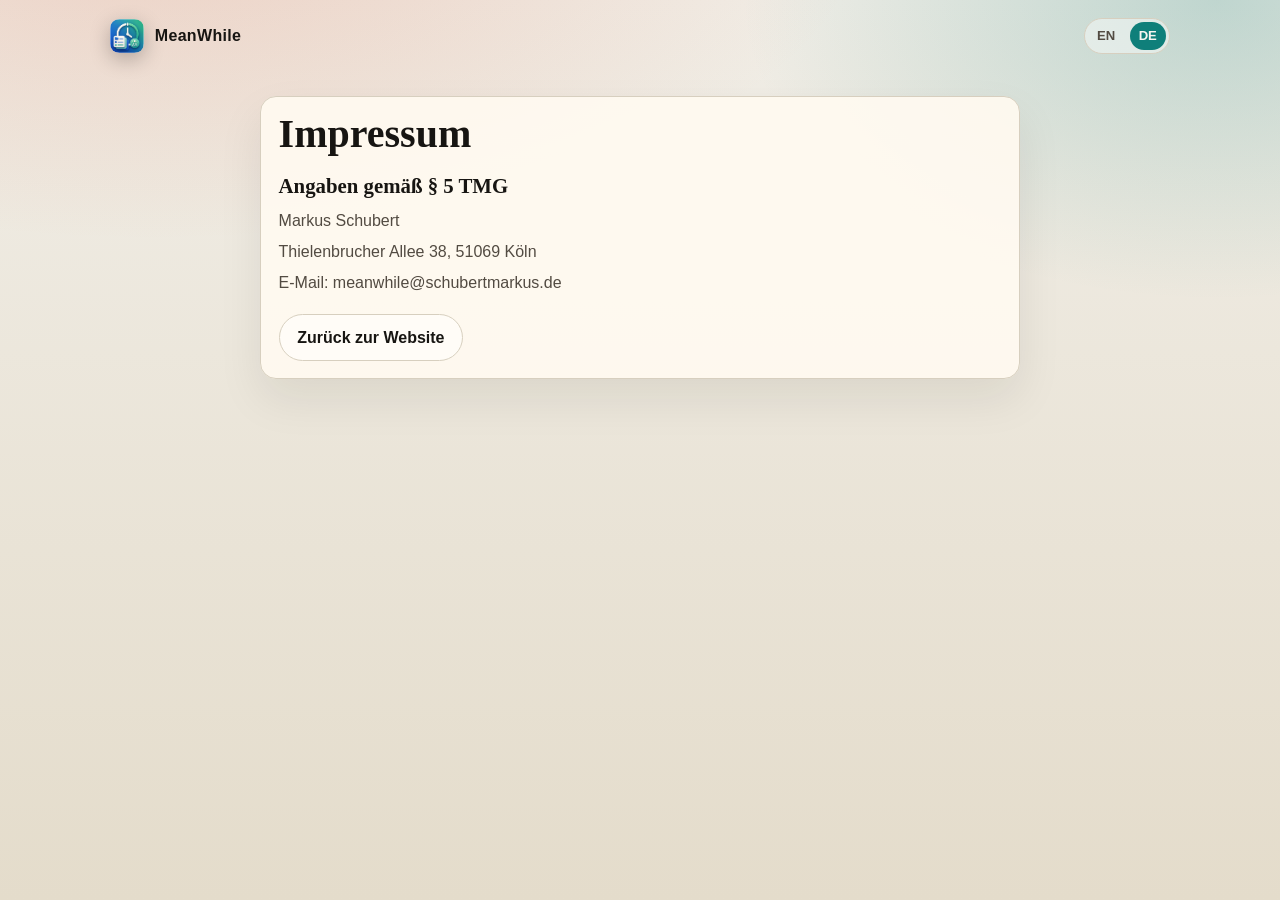
<file: imprint.de.html>
<!doctype html>
<html lang="de">
  <head>
    <meta charset="UTF-8" />
    <meta name="viewport" content="width=device-width, initial-scale=1" />
    <title>Impressum | MeanWhile</title>
    <meta name="description" content="Impressum von MeanWhile." />
    <link rel="stylesheet" href="styles.css" />
  </head>
  <body>
    <div class="page-bg" aria-hidden="true"></div>
    <header class="site-header">
      <a class="brand" href="index.de.html" aria-label="MeanWhile Startseite">
        <img src="AppIcon.png" alt="MeanWhile App-Icon" class="brand-icon" />
        <span class="brand-name">MeanWhile</span>
      </a>
      <div class="lang-switch" aria-label="Sprache wechseln">
        <a href="imprint.html">EN</a>
        <a class="is-active" href="imprint.de.html">DE</a>
      </div>
    </header>

    <main class="legal-main">
      <article class="legal-card">
        <h1>Impressum</h1>

        <h2>Angaben gemäß § 5 TMG</h2>
        <p>Markus Schubert</p>   
        <p>Thielenbrucher Allee 38, 51069 Köln</p>   
        <p>E-Mail: meanwhile@schubertmarkus.de</p>

        <a class="btn btn-ghost legal-back" href="index.de.html">Zurück zur Website</a>
      </article>
    </main>
  </body>
</html>
</file>
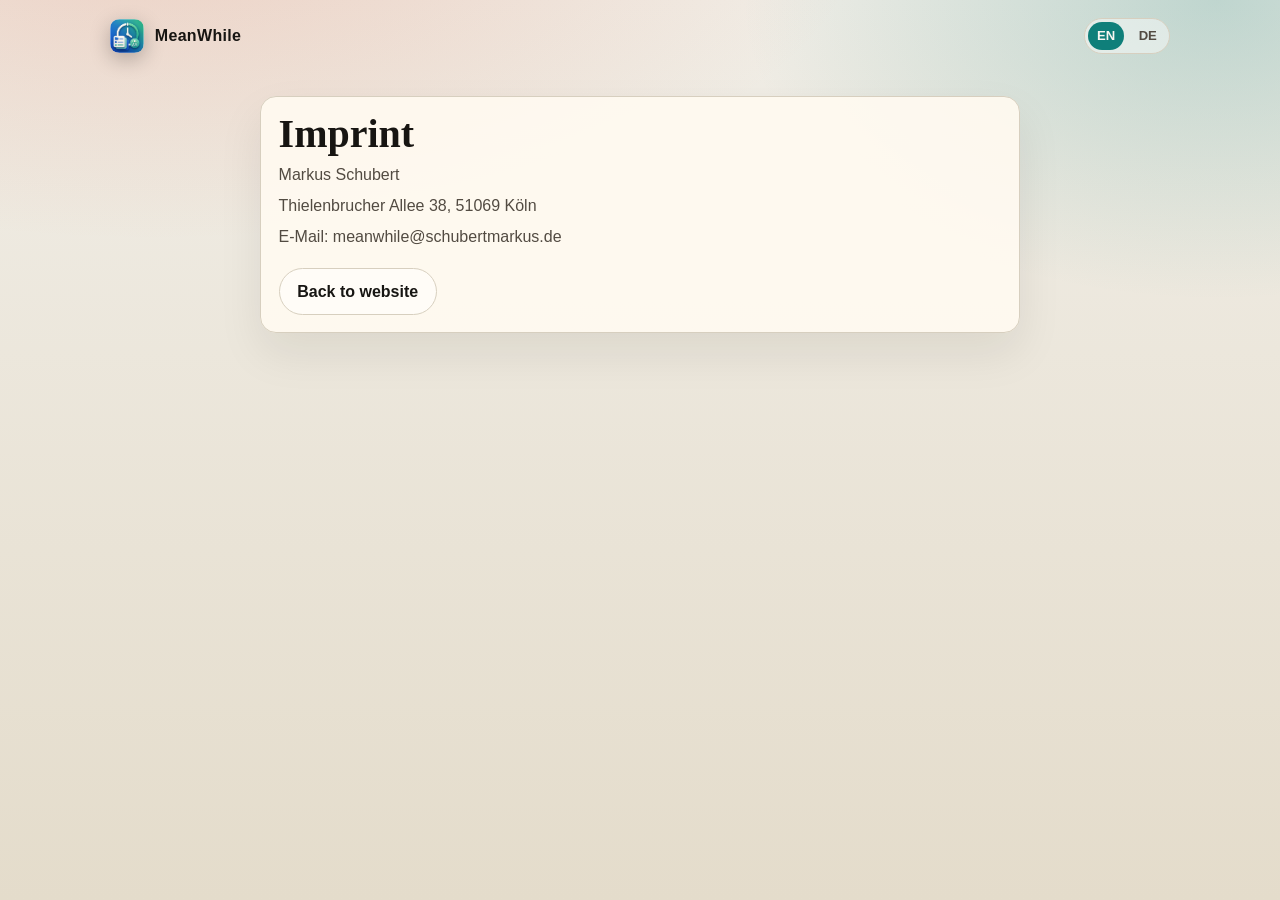
<file: imprint.html>
<!doctype html>
<html lang="en">
  <head>
    <meta charset="UTF-8" />
    <meta name="viewport" content="width=device-width, initial-scale=1" />
    <title>Imprint | MeanWhile</title>
    <meta name="description" content="Legal notice for MeanWhile." />
    <link rel="stylesheet" href="styles.css" />
  </head>
  <body>
    <div class="page-bg" aria-hidden="true"></div>
    <header class="site-header">
      <a class="brand" href="index.html" aria-label="MeanWhile home">
        <img src="AppIcon.png" alt="MeanWhile app icon" class="brand-icon" />
        <span class="brand-name">MeanWhile</span>
      </a>
      <div class="lang-switch" aria-label="Switch language">
        <a class="is-active" href="imprint.html">EN</a>
        <a href="imprint.de.html">DE</a>
      </div>
    </header>

    <main class="legal-main">
      <article class="legal-card">
        <h1>Imprint</h1>

        <p>Markus Schubert</p>   
        <p>Thielenbrucher Allee 38, 51069 Köln</p>   
        <p>E-Mail: meanwhile@schubertmarkus.de</p>

        <a class="btn btn-ghost legal-back" href="index.html">Back to website</a>
      </article>
    </main>
  </body>
</html>
</file>
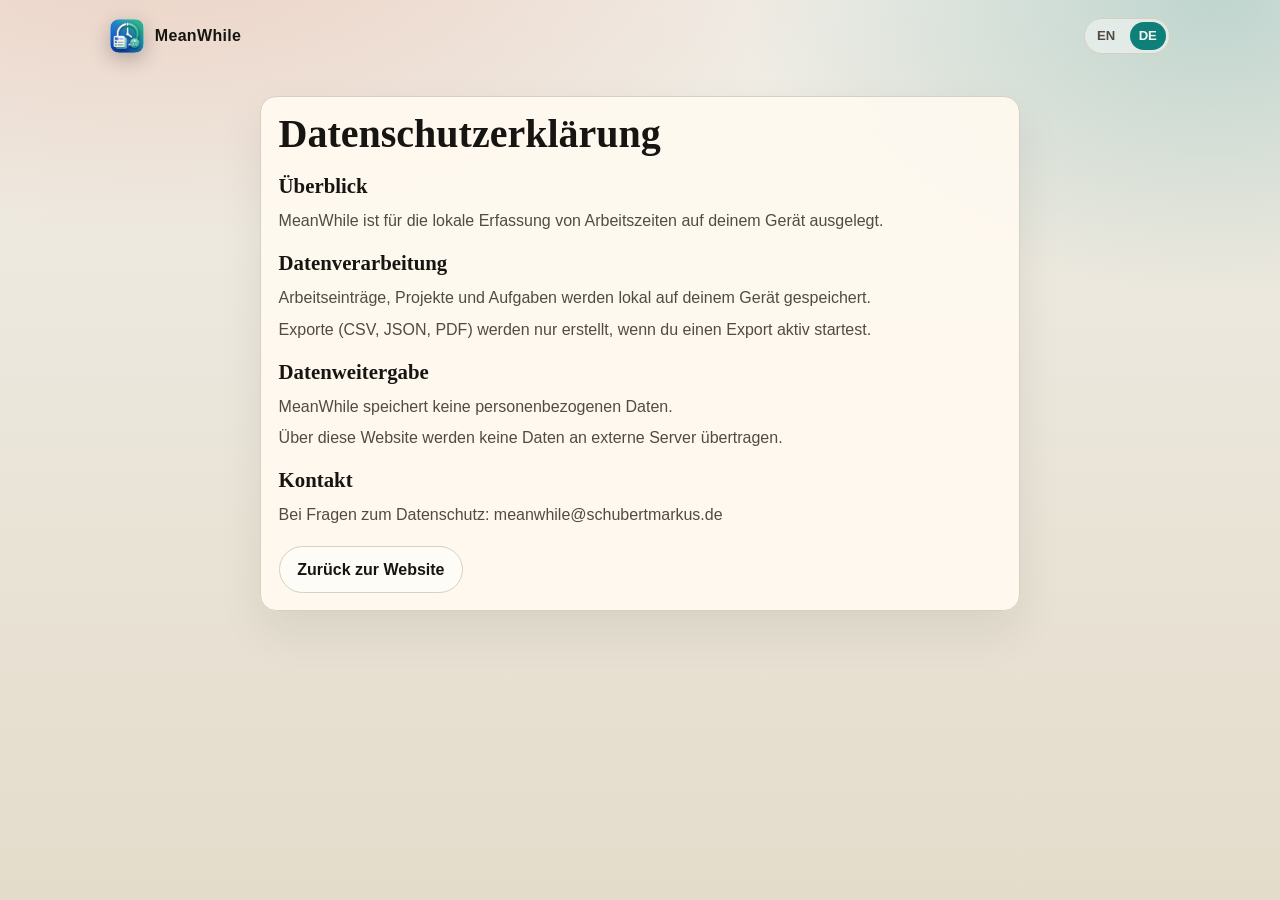
<file: privacy.de.html>
<!doctype html>
<html lang="de">
  <head>
    <meta charset="UTF-8" />
    <meta name="viewport" content="width=device-width, initial-scale=1" />
    <title>Datenschutz | MeanWhile</title>
    <meta name="description" content="Datenschutzerklärung von MeanWhile." />
    <link rel="stylesheet" href="styles.css" />
  </head>
  <body>
    <div class="page-bg" aria-hidden="true"></div>
    <header class="site-header">
      <a class="brand" href="index.de.html" aria-label="MeanWhile Startseite">
        <img src="AppIcon.png" alt="MeanWhile App-Icon" class="brand-icon" />
        <span class="brand-name">MeanWhile</span>
      </a>
      <div class="lang-switch" aria-label="Sprache wechseln">
        <a href="privacy.html">EN</a>
        <a class="is-active" href="privacy.de.html">DE</a>
      </div>
    </header>

    <main class="legal-main">
      <article class="legal-card">
        <h1>Datenschutzerklärung</h1>

        <h2>Überblick</h2>
        <p>MeanWhile ist für die lokale Erfassung von Arbeitszeiten auf deinem Gerät ausgelegt.</p>

        <h2>Datenverarbeitung</h2>
        <p>Arbeitseinträge, Projekte und Aufgaben werden lokal auf deinem Gerät gespeichert.</p>
        <p>Exporte (CSV, JSON, PDF) werden nur erstellt, wenn du einen Export aktiv startest.</p>

        <h2>Datenweitergabe</h2>
        <p>MeanWhile speichert keine personenbezogenen Daten.</p>
        <p>Über diese Website werden keine Daten an externe Server übertragen.</p>

        <h2>Kontakt</h2>
        <p>Bei Fragen zum Datenschutz: meanwhile@schubertmarkus.de</p>

        <a class="btn btn-ghost legal-back" href="index.de.html">Zurück zur Website</a>
      </article>
    </main>
  </body>
</html>
</file>
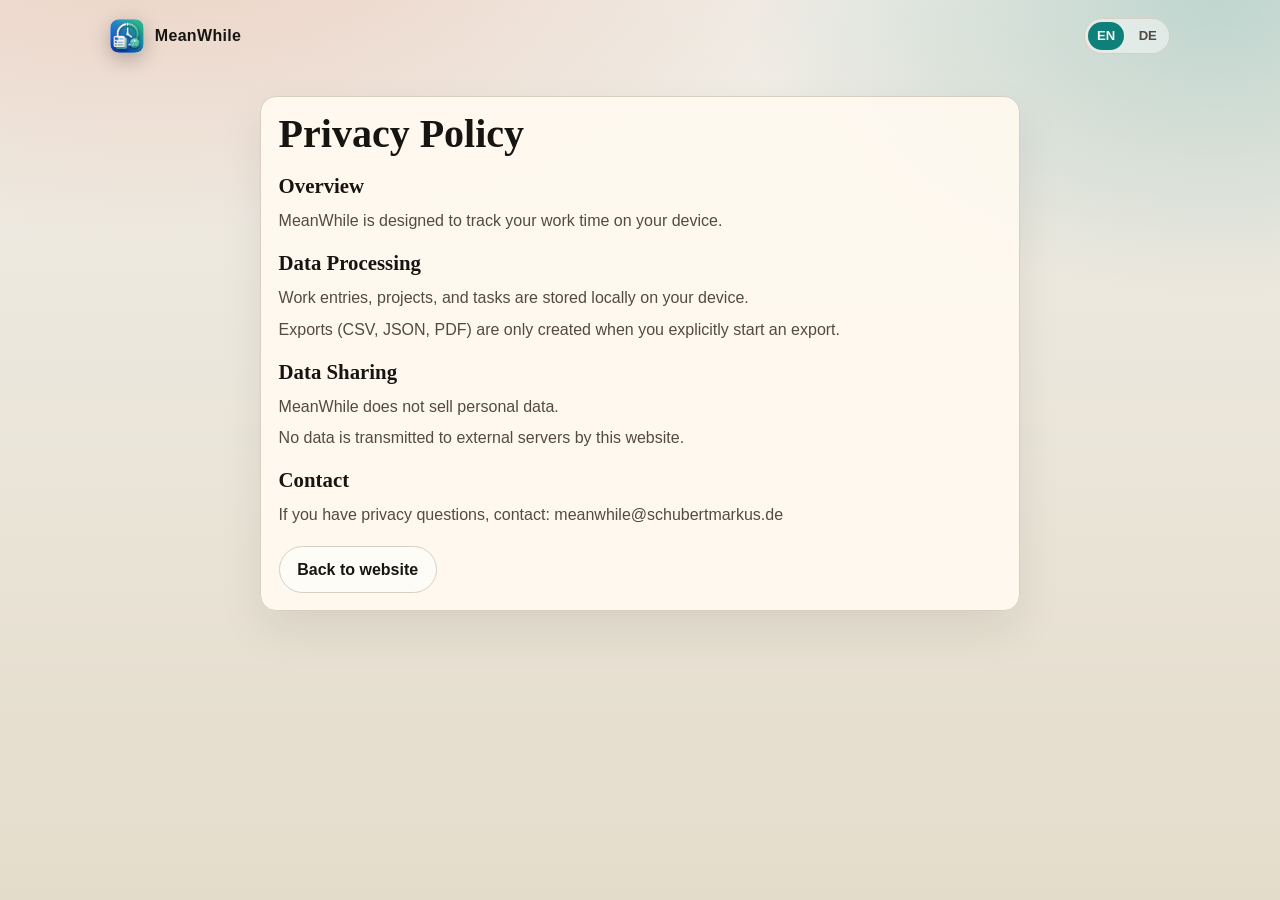
<file: privacy.html>
<!doctype html>
<html lang="en">
  <head>
    <meta charset="UTF-8" />
    <meta name="viewport" content="width=device-width, initial-scale=1" />
    <title>Privacy Policy | MeanWhile</title>
    <meta name="description" content="Privacy policy for MeanWhile." />
    <link rel="stylesheet" href="styles.css" />
  </head>
  <body>
    <div class="page-bg" aria-hidden="true"></div>
    <header class="site-header">
      <a class="brand" href="index.html" aria-label="MeanWhile home">
        <img src="AppIcon.png" alt="MeanWhile app icon" class="brand-icon" />
        <span class="brand-name">MeanWhile</span>
      </a>
      <div class="lang-switch" aria-label="Switch language">
        <a class="is-active" href="privacy.html">EN</a>
        <a href="privacy.de.html">DE</a>
      </div>
    </header>

    <main class="legal-main">
      <article class="legal-card">
        <h1>Privacy Policy</h1>

        <h2>Overview</h2>
        <p>MeanWhile is designed to track your work time on your device.</p>

        <h2>Data Processing</h2>
        <p>Work entries, projects, and tasks are stored locally on your device.</p>
        <p>Exports (CSV, JSON, PDF) are only created when you explicitly start an export.</p>

        <h2>Data Sharing</h2>
        <p>MeanWhile does not sell personal data.</p>
        <p>No data is transmitted to external servers by this website.</p>

        <h2>Contact</h2>
        <p>If you have privacy questions, contact: meanwhile@schubertmarkus.de</p>

        <a class="btn btn-ghost legal-back" href="index.html">Back to website</a>
      </article>
    </main>
  </body>
</html>
</file>
<file: styles.css>
:root {
  --bg: #f1eee7;
  --bg-2: #e4dccb;
  --ink: #171512;
  --muted: #524b42;
  --card: #fffaf0;
  --line: #d7cfbf;
  --accent: #0f7f7a;
  --accent-2: #d95f3b;
  --shadow: 0 20px 45px rgba(23, 21, 18, 0.08);
}

* {
  box-sizing: border-box;
}

html,
body {
  margin: 0;
  padding: 0;
}

body {
  font-family: "Avenir Next", "Segoe UI", "Helvetica Neue", sans-serif;
  color: var(--ink);
  background: var(--bg);
  line-height: 1.45;
}

.page-bg {
  position: fixed;
  inset: 0;
  z-index: -1;
  background:
    radial-gradient(1200px 550px at 12% -10%, rgba(217, 95, 59, 0.22), transparent 60%),
    radial-gradient(950px 600px at 95% 0%, rgba(15, 127, 122, 0.22), transparent 50%),
    linear-gradient(180deg, var(--bg), var(--bg-2));
}

.site-header,
main,
.site-footer {
  width: min(1060px, calc(100% - 2rem));
  margin-inline: auto;
}

.site-header {
  display: flex;
  justify-content: space-between;
  align-items: center;
  padding: 1.1rem 0;
}

.brand {
  display: inline-flex;
  align-items: center;
  gap: 0.7rem;
  color: inherit;
  text-decoration: none;
}

.brand-icon {
  width: 2.1rem;
  height: 2.1rem;
  border-radius: 0.6rem;
  box-shadow: 0 6px 20px rgba(0, 0, 0, 0.25);
}

.brand-name {
  font-weight: 700;
  letter-spacing: 0.02em;
}

.site-nav {
  display: inline-flex;
  gap: 1rem;
}

.site-nav a {
  color: var(--muted);
  text-decoration: none;
  font-weight: 600;
}

.lang-switch {
  display: inline-flex;
  align-items: center;
  gap: 0.35rem;
  border: 1px solid var(--line);
  border-radius: 999px;
  padding: 0.2rem;
  background: rgba(255, 255, 255, 0.45);
}

.lang-switch a {
  text-decoration: none;
  color: var(--muted);
  font-size: 0.82rem;
  font-weight: 700;
  border-radius: 999px;
  padding: 0.28rem 0.56rem;
}

.lang-switch a.is-active {
  color: #f8f6f1;
  background: var(--accent);
}

.hero {
  padding: 4.5rem 0 2.6rem;
}

.eyebrow {
  margin: 0;
  color: var(--accent);
  font-weight: 700;
  letter-spacing: 0.09em;
  text-transform: uppercase;
  font-size: 0.74rem;
}

h1,
h2,
h3 {
  font-family: "Iowan Old Style", "Palatino", serif;
  margin: 0;
}

h1 {
  max-width: 13ch;
  font-size: clamp(2rem, 6.4vw, 4rem);
  line-height: 1.02;
  margin-top: 0.7rem;
}

.hero-copy {
  max-width: 56ch;
  margin: 1.05rem 0 0;
  color: var(--muted);
  font-size: 1.06rem;
}

.hero-actions {
  display: flex;
  gap: 0.75rem;
  margin-top: 1.25rem;
}

.btn {
  display: inline-flex;
  align-items: center;
  justify-content: center;
  text-decoration: none;
  font-weight: 700;
  border-radius: 999px;
  padding: 0.68rem 1.1rem;
}

.btn-primary {
  color: #f8f6f1;
  background: linear-gradient(120deg, var(--accent), #0f5f7f);
  box-shadow: 0 10px 25px rgba(15, 127, 122, 0.28);
}

.store-badge {
  display: inline-flex;
  align-items: center;
  position: relative;
  overflow: hidden;
  border-radius: 0.5rem;
}

.store-badge img {
  height: 2.75rem;
  width: auto;
  display: block;
}

.store-badge-ribbon {
  position: absolute;
  left: 50%;
  top: 50%;
  width: 150%;
  text-align: center;
  font-family: "Menlo", "SFMono-Regular", monospace;
  font-size: 0.62rem;
  letter-spacing: 0.11em;
  font-weight: 800;
  color: #f8f6f1;
  background: #7a7a7a;
  transform: translate(-50%, -50%) rotate(-28deg);
  z-index: 1;
  padding: 0.17rem 0;
  box-shadow: 0 6px 18px rgba(0, 0, 0, 0.28);
}

.store-badge.is-inactive {
  pointer-events: none;
  opacity: 0.62;
}

.btn-ghost {
  color: var(--ink);
  border: 1px solid var(--line);
  background: rgba(255, 255, 255, 0.45);
}

.features,
.export,
.workflow {
  margin-top: 2.8rem;
}

.features h2,
.export h2,
.workflow h2 {
  font-size: clamp(1.5rem, 3vw, 2.2rem);
  margin-bottom: 0.95rem;
}

.card-grid {
  display: grid;
  grid-template-columns: repeat(3, minmax(0, 1fr));
  gap: 0.9rem;
}

.card {
  background: rgba(255, 250, 240, 0.86);
  border: 1px solid var(--line);
  border-radius: 1rem;
  box-shadow: var(--shadow);
  padding: 1rem;
}

.card h3 {
  font-size: 1.15rem;
}

.card p,
.export p {
  margin: 0.45rem 0 0;
  color: var(--muted);
}

.format-switch {
  margin-top: 1rem;
  display: inline-flex;
  gap: 0.55rem;
  background: rgba(255, 255, 255, 0.5);
  border: 1px solid var(--line);
  border-radius: 999px;
  padding: 0.3rem;
}

.format-btn {
  border: 0;
  border-radius: 999px;
  background: transparent;
  font-weight: 700;
  font-family: "Menlo", "SFMono-Regular", monospace;
  color: var(--muted);
  cursor: pointer;
  padding: 0.48rem 0.9rem;
}

.format-btn.is-active {
  color: #f8f6f1;
  background: linear-gradient(130deg, var(--accent-2), #d2823f);
}

.format-panel {
  margin-top: 0.95rem;
  background: var(--card);
  border: 1px solid var(--line);
  border-radius: 1rem;
  padding: 1rem;
  box-shadow: var(--shadow);
}

.workflow ol {
  margin: 0;
  padding-left: 1.2rem;
}

.workflow li {
  margin: 0.55rem 0;
}

.site-footer {
  margin-top: 3.2rem;
  padding: 1.3rem 0 2.2rem;
  color: var(--muted);
  border-top: 1px solid rgba(82, 75, 66, 0.2);
}

.site-footer p {
  margin: 0.2rem 0;
}

.footer-links {
  display: inline-flex;
  gap: 0.8rem;
  flex-wrap: wrap;
}

.footer-links a {
  color: var(--muted);
}

.legal-main {
  width: min(760px, calc(100% - 2rem));
  margin: 1.5rem auto 2rem;
}

.legal-card {
  background: rgba(255, 250, 240, 0.92);
  border: 1px solid var(--line);
  border-radius: 1rem;
  box-shadow: var(--shadow);
  padding: 1.1rem;
}

.legal-card h1 {
  max-width: none;
  font-size: clamp(1.8rem, 4vw, 2.5rem);
  margin-top: 0;
}

.legal-card h2 {
  margin-top: 1rem;
  font-size: 1.3rem;
}

.legal-card p {
  margin: 0.5rem 0 0;
  color: var(--muted);
}

.legal-back {
  margin-top: 1.2rem;
  display: inline-block;
}

.reveal {
  opacity: 0;
  transform: translateY(16px);
  animation: reveal 0.55s ease forwards;
}

.reveal:nth-of-type(1) {
  animation-delay: 0.05s;
}

.reveal:nth-of-type(2) {
  animation-delay: 0.13s;
}

.reveal:nth-of-type(3) {
  animation-delay: 0.2s;
}

.reveal:nth-of-type(4) {
  animation-delay: 0.27s;
}

@keyframes reveal {
  to {
    opacity: 1;
    transform: translateY(0);
  }
}

@media (max-width: 900px) {
  .card-grid {
    grid-template-columns: repeat(2, minmax(0, 1fr));
  }

  .hero {
    padding-top: 3.6rem;
  }
}

@media (max-width: 640px) {
  .site-header {
    flex-direction: column;
    align-items: flex-start;
    gap: 0.8rem;
  }

  .site-nav {
    gap: 0.8rem;
    flex-wrap: wrap;
  }

  .card-grid {
    grid-template-columns: 1fr;
  }

  .hero-actions {
    flex-direction: column;
    align-items: flex-start;
  }
}
</file>
